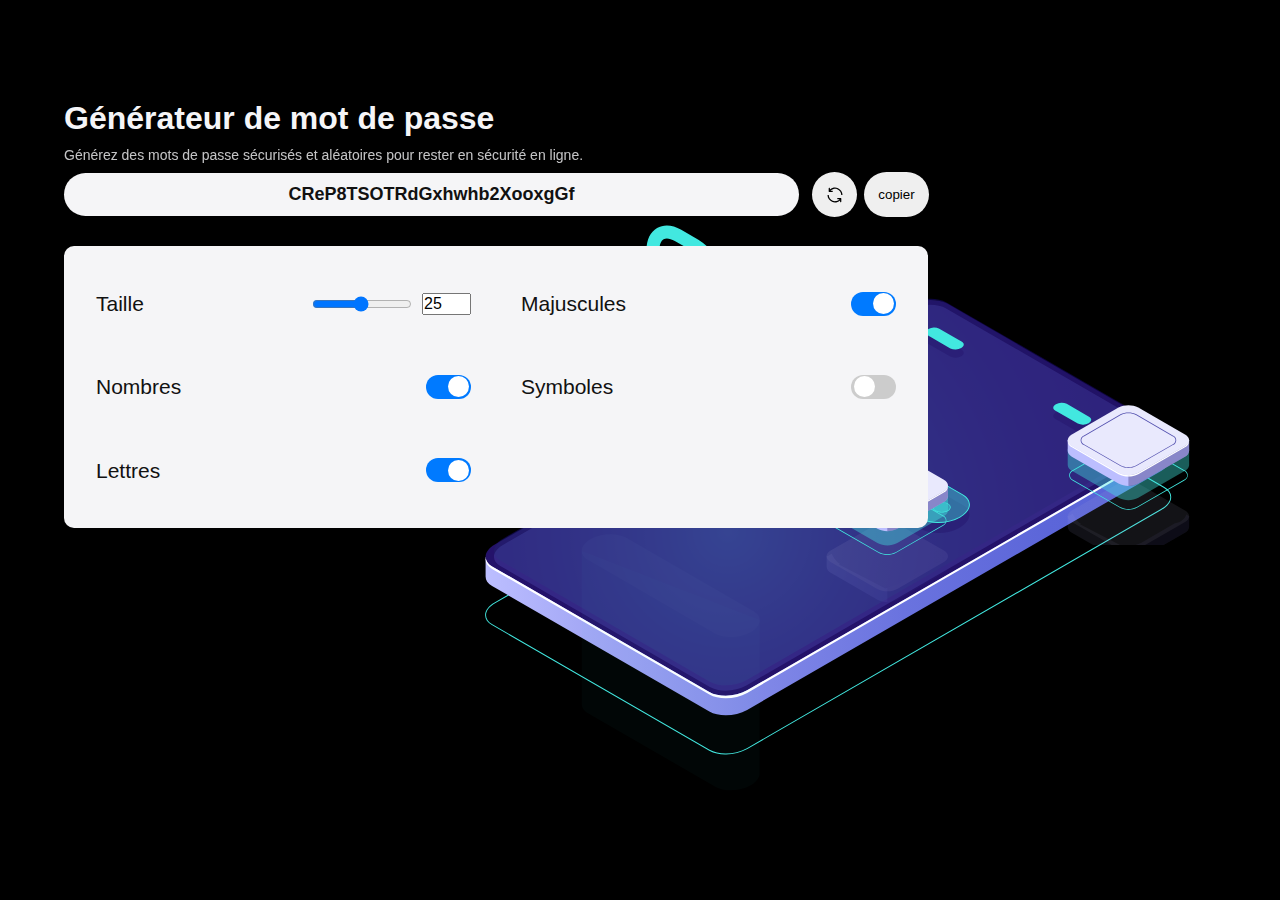
<file: index.html>
<!DOCTYPE html>
<html lang="en">
<head>
  <meta charset="UTF-8">
  <meta name="viewport" content="width=device-width, initial-scale=1.0">
  <meta http-equiv="X-UA-Compatible" content="ie=edge">
 
  <link rel="stylesheet" href="styles.css">
  <title>Générateur de mot de passe</title>
</head>
<body>
  <h1 class="title">Générateur de mot de passe</h1>
  <p>Générez des mots de passe sécurisés et aléatoires pour rester en sécurité en ligne.</p>
  <div class="password">
    <h3 class="password-display" id="passwordDisplay"></h3>
    <button type="submit" class="btn" id="spin"><img src="./assets /asset 6.svg"></button>
    <button class="copy">copier</button>
  </div>
  <div class="container">
    <form id="passwordGeneratorForm" class="form">
      <div class="div1">
        <label for="characterAmountNumber">Taille</label>
        <div id="character-amount-container">
          <input type="range" min="1" max="50" value="25" id="characterAmountRange">
          <input class="number-input" type="number" min="1" max="50" value="25" id="characterAmountNumber">
        </div>
      </div>

      <div class="div2">
        <label for="includeUppercase">Majuscules</label>
        <label class="switch" for="includeUppercase">
          <input type="checkbox" id="includeUppercase" checked >
          <span class="slider round"></span>
        </label>
        
      </div>

      <div class="div3">
        <label for="includeNumbers">Nombres</label>
        <label class="switch" for="includeNumbers">
          <input type="checkbox" id="includeNumbers" checked>
          <span class="slider round"></span>
        </label>
      </div>

      <div class="div4">
        <label for="includeSymbols">Symboles</label>
        <label class="switch" for="includeSymbols">
          <input type="checkbox" id="includeSymbols" >
          <span class="slider round"></span>
        </label>
      </div>

      <div class="div5">
        <label for="includeLetters">Lettres</label>
        <label class="switch" for="includeLetters">
          <input type="checkbox" id="includeLetters" checked>
          <span class="slider round"></span>
        </label>
      </div>

      
    </form>
  </div>
  <div class="images">
    <img class="phone" src="./assets /asset 0.svg">
    <img class="float1" src="./assets /asset 1.svg">
    <img class="float2" src="./assets /asset 2.svg">
    <img class="float3" src="./assets /asset 3.svg">
    <img class="float4" src="./assets /asset 4.svg">
  </div>
  <script src="script.js" defer></script>
</body>
</html>
</file>
<file: styles.css>
*{
  padding: 0;
  margin: 0;

}

body {
  display: flex;
  flex-direction: column;
  background-color: #000000;
  padding: 10vh 5vw 0;
  color: #f5f5f7;
  max-height: 100vh;
  align-items: center;
  font-family: Helvetica, sans-serif;
}
h1{
  text-align: center;
  margin: .75em;
}
p{
  font-size: 14px;
  opacity: .8;
}
.password-display{
  background-color: #f5f5f7;
  border-radius: 900px;
  font-size: 12px;
  display: flex;
  align-items: center;
  justify-content: center;
  color: #111111;
  padding: .5em;
  width: 55vw;
  height: 25px;
  margin: 10px;
  margin-left: 0;
}
.form{
  display: grid;
  grid-template-columns: repeat(2, 1fr);
  grid-template-rows: repeat(3, 1fr);
  grid-column-gap: 5px;
  grid-row-gap: 0px;
  background-color: #f5f5f7;
  border-radius: 10px;
  width: 80vw;
  height: 150px;
  padding: 1.25em .5em;
  }
  label{
    color: #111111;
    font-size: 14px;
    line-height: 1;
  }
  .form div {
    display: flex;
    align-items: center;
    justify-content: space-between;
  }
  .div1 { grid-area: 1 / 1 / 2 / 2;}
  .div2 { grid-area: 1 / 2 / 2 / 3; }
  .div3 { grid-area: 2 / 1 / 3 / 2; }
  .div4 { grid-area: 2 / 2 / 3 / 3; }
  .div5 { grid-area: 3 / 1 / 4 / 2; }
  .div6 { grid-area: 3 / 2 / 4 / 3; }
  .character-amount-container{
    width: 100%;
    display: flex;
    align-items: center;
    justify-content: flex-end;
  }
  .password{
    display: flex;
    align-items: center;
  }
  button{
    border-radius: 900px;
    border: unset;
    aspect-ratio: 1/1;
    width: 30px;
    display: flex;
    height: 30px;
    align-items: center;
    justify-content: center;
    margin:0 .25em;
  }
  button:hover{
    cursor: pointer;
  }
  .copy {
    border-radius: 50px;
    aspect-ratio: unset;
    width: 60px;
    transition: .5s;
  }

  /*
  
    images
  */

  .images{
    z-index: -1;
    position: absolute;
    top: 60vh;
  }
  .phone{
    max-width: 100vw;
    aspect-ratio: 4/3;
  }
  .float1{
    top: 4vh;
    left: 2vw;
    position: absolute;
    z-index: -2;
    animation-name: infiniteLoop;
    animation-duration: 5s;
    animation-iteration-count: infinite;
  }
  .float4{
    top: 0vh;
    left: 15vw;
    position: absolute;
    z-index: 0;
    width: 105px;
  }
  .float2{
    top: 20vh;
    right: 2vw;
    position: absolute;
    animation-name: infiniteLoop2;
    animation-duration: 7s;
    animation-iteration-count: infinite;
  }
  .float3{
    top: 25vh;
    left: 30vw;
    position: absolute;
    animation-name: infiniteLoop3;
    animation-duration: 10s;
    animation-iteration-count: infinite;
  }
  .number-input{
    width: 30px;
  }
   /*switch*/
   .switch {
    position: relative;
    display: inline-block;
    width: 35px;
    height: 18px;
  }
  
  .switch input { 
    opacity: 0;
    width: 0;
    height: 0;
  }
  #characterAmountRange{
    margin: 0 10px;
    width: 100px;
  }
  .slider {
    position: absolute;
    cursor: pointer;
    top: 0;
    left: 0;
    right: 0;
    bottom: 0;
    background-color: #ccc;
    -webkit-transition: .4s;
    transition: .4s;
  }
  
  .slider:before {
    position: absolute;
    content: "";
    height: 16px;
    width: 16px;
    left: 1.5px;
    bottom: 1px;
    background-color: white;
    -webkit-transition: .4s;
    transition: .4s;
  }
  input:hover {
    cursor: pointer;
  }
  
  input:checked + .slider {
    background-color: #007aff;
  }
  
  input:focus + .slider {
    box-shadow: 0 0 1px #007aff;
  }
  
  input:checked + .slider:before {
    transform: translateX(16px);
  }
  
  /* Rounded sliders */
  .slider.round {
    border-radius: 34px;
  }
  
  .slider.round:before {
    border-radius: 50%;
  }
  @keyframes infiniteLoop{
    0%{
      top: 4vh;
    }
    50%{
      top: 8vh;
    }
    100%{
      top: 4vh;
    }
  }
  @keyframes infiniteLoop2{
    0%{
      top: 20vh;
    }
    50%{
      top: 15vh;
    }
    100%{
      top: 20vh;
    }
  }
  @keyframes infiniteLoop3{
    0%{
      left: 30vw;
    }
    50%{
      left: 37vw;
    }
    100%{
      left: 30vw;
    }
  }

  @media screen and (min-width: 500px) {
    body{
      align-items: flex-start;
    }
    h1{
      text-align: left;
      margin: 10px 0;
    }
    .password{
      margin-bottom: 20px;
    }
    .password-display{
      width: 717px;
      margin-left: 0;
      font-size: 18px;
    }
    .form{
      width: 800px;
      padding: 1em 2em;
      grid-column-gap: 50px;
      height: 250px;
    }
    label{
      font-size: 21px;
    }
    .images{
      top: 25vh;
      right: 5vw;
    }
    #character-amount-container{
      justify-content: flex-end;
    }
    button{
      height: 45px;
      width: 45px;
    }
    .copy{
      width: 65px;
    }
    br{
      display: none;
    }
    .switch {
      width: 45px;
      height: 24px;
    }
    .slider:before {
      height: 21px;
      width: 21px;
      left: 2.5px;
      bottom: 1.5px;
    }
    
    input:checked + .slider:before {
      transform: translateX(19px);
    }
    .number-input{
      width: 45px;
      font-size: 16px;
    }
  }
</file>
